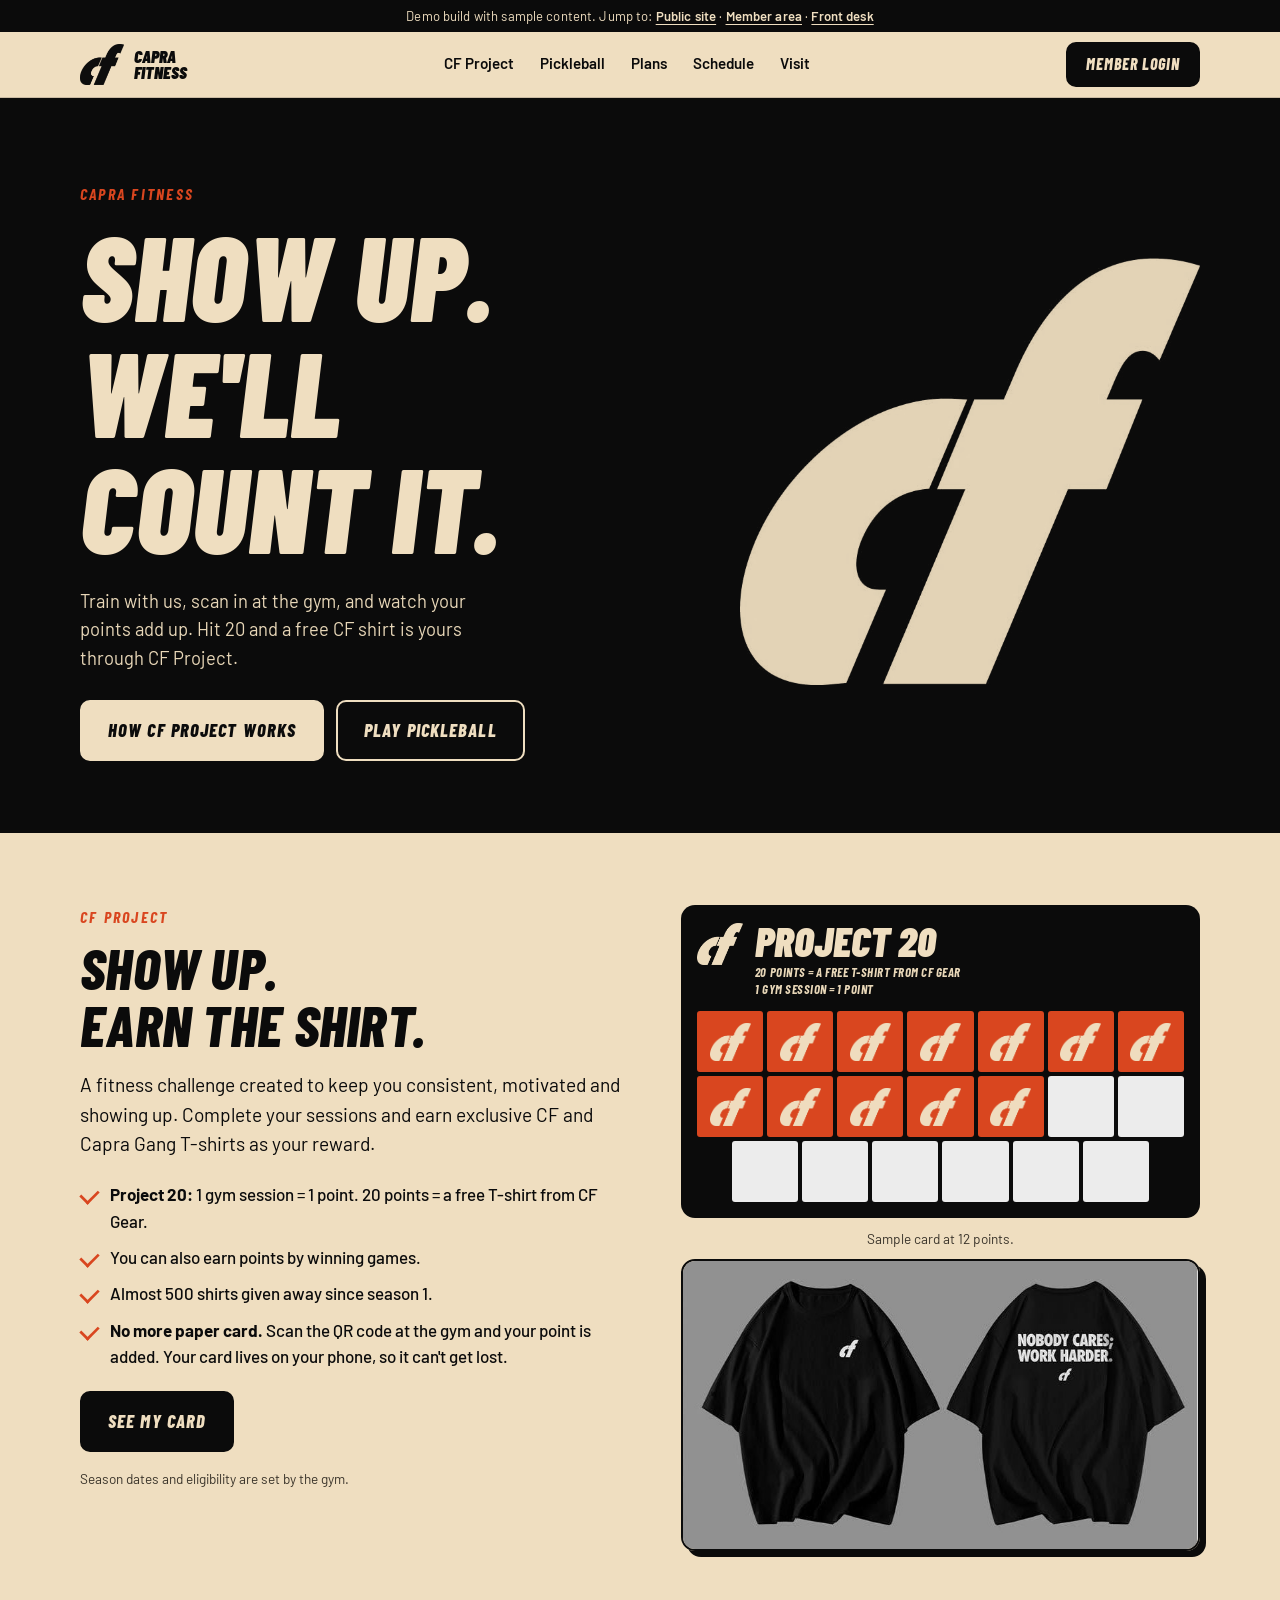
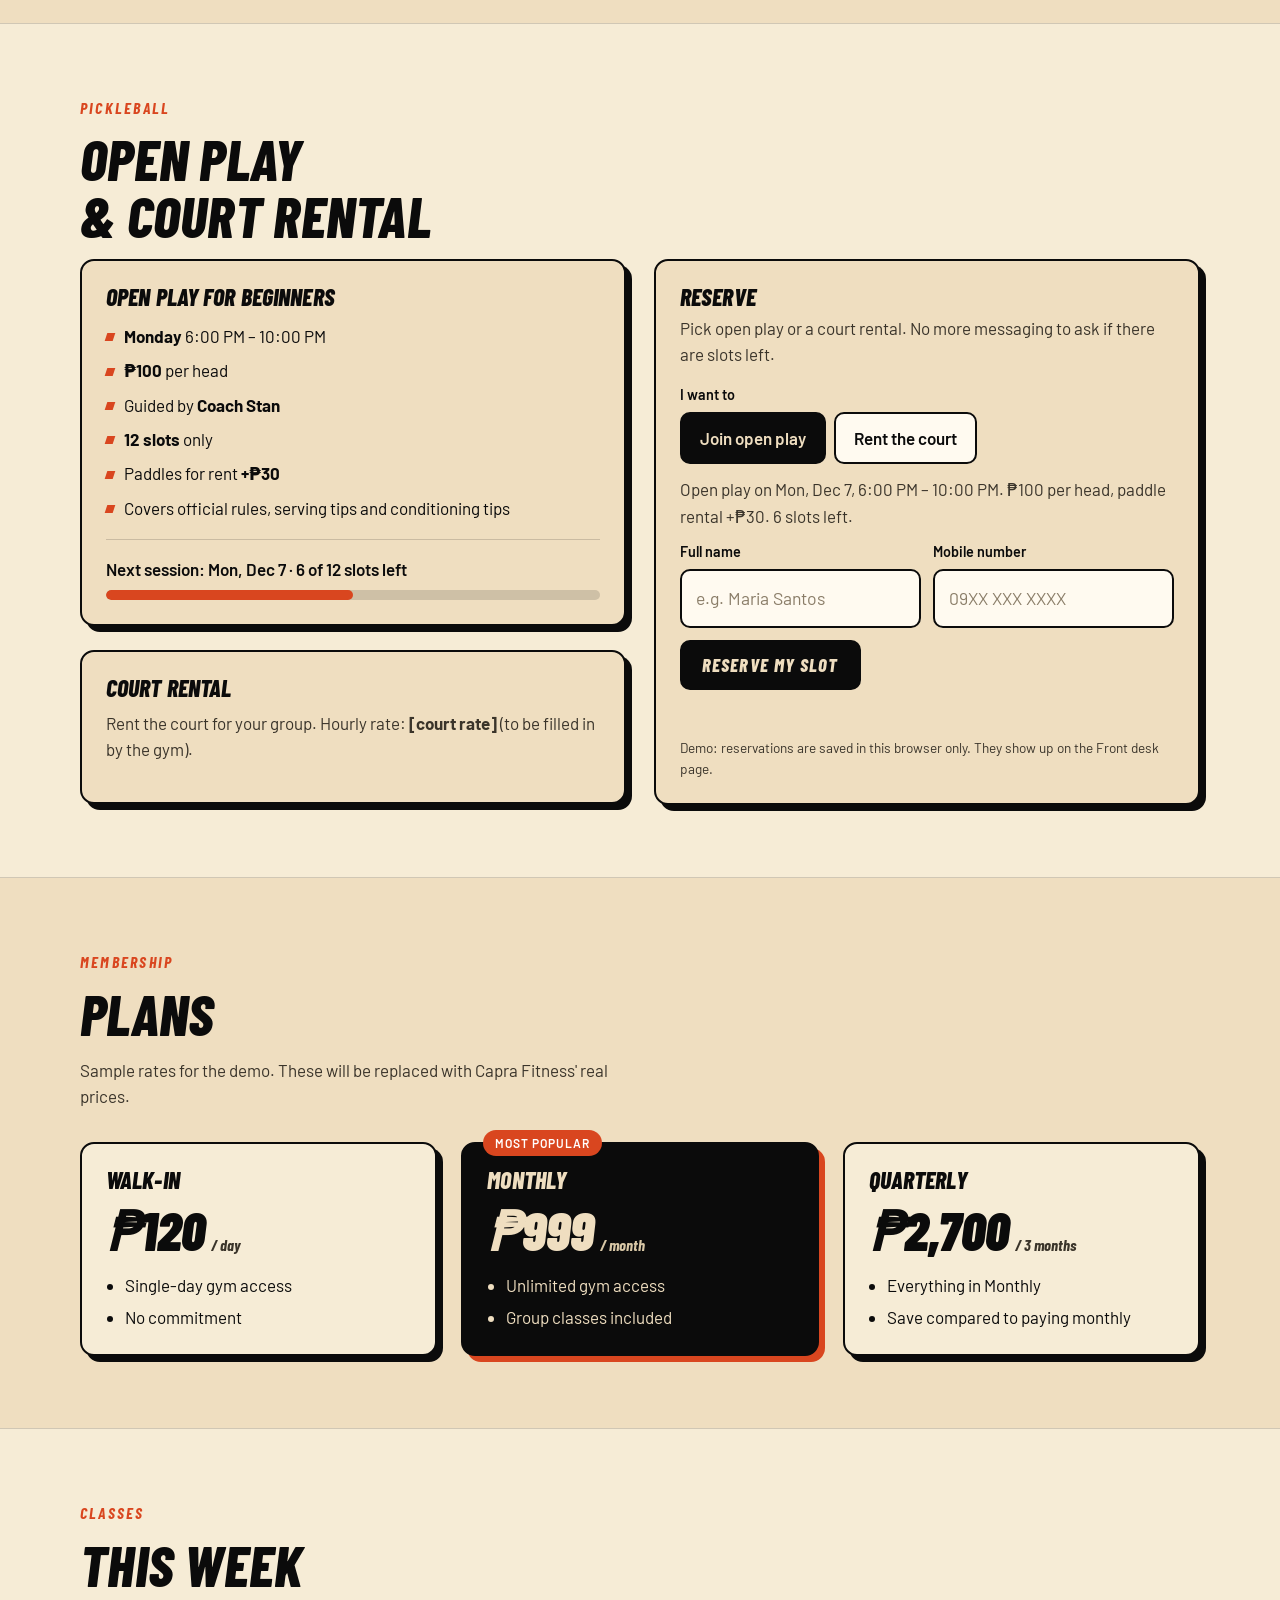
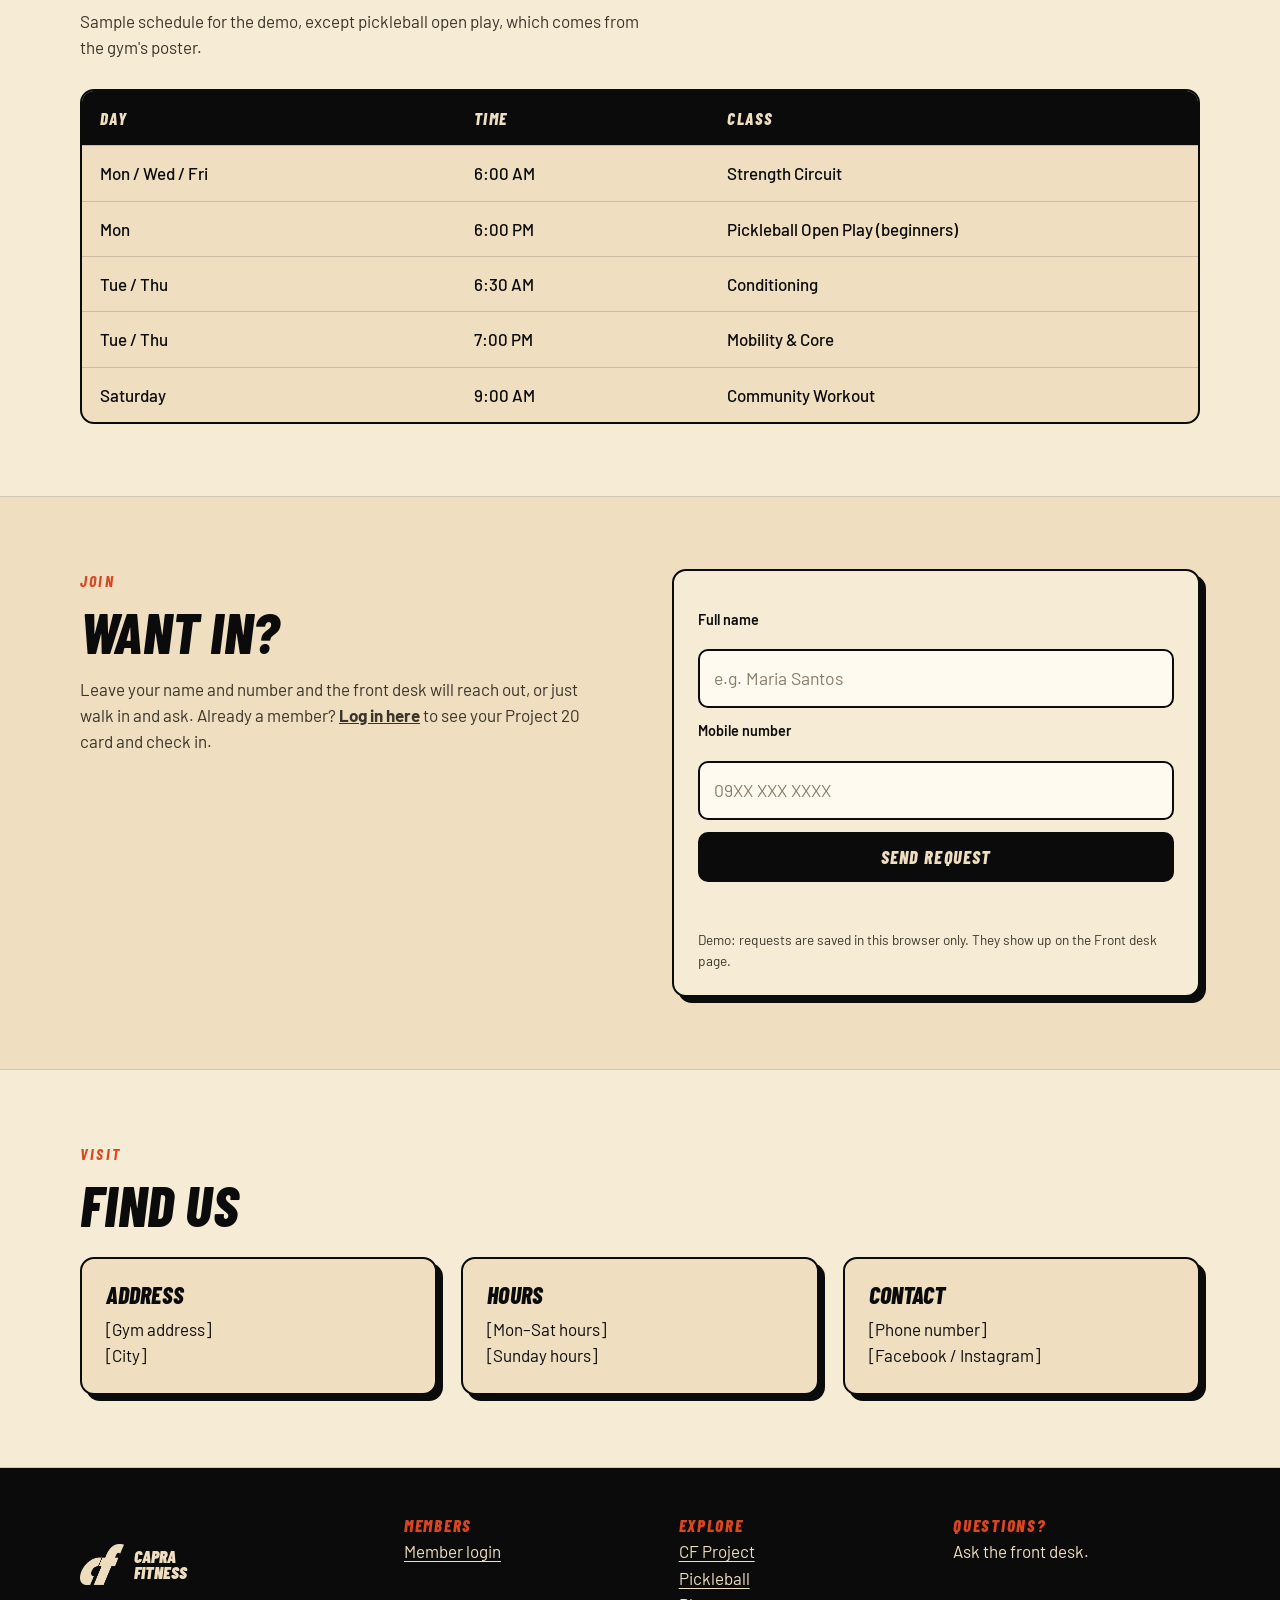
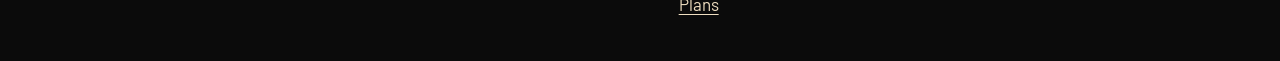
<file: index.html>
<!doctype html>
<html lang="en">
<head>
  <meta charset="utf-8">
  <meta name="viewport" content="width=device-width, initial-scale=1">
  <title>Capra Fitness — Show up. We'll count it.</title>
  <meta name="description" content="Capra Fitness: CF Project free shirt challenge, pickleball open play and court rental, membership plans and class schedule.">
  <meta name="theme-color" content="#0b0b0b">
  <link rel="icon" type="image/png" href="assets/favicon.png">
  <link rel="preconnect" href="https://fonts.googleapis.com">
  <link rel="preconnect" href="https://fonts.gstatic.com" crossorigin>
  <link href="https://fonts.googleapis.com/css2?family=Barlow+Condensed:ital,wght@1,700;1,800;1,900&family=Barlow:wght@400;500;600&display=swap" rel="stylesheet">
  <link rel="stylesheet" href="styles.css">
</head>
<body>
  <div class="demo-bar">
    Demo build with sample content. Jump to:
    <a href="index.html">Public site</a> &middot; <a href="member.html">Member area</a> &middot; <a href="desk.html">Front desk</a>
  </div>

  <header class="site-header">
    <div class="container header-inner">
      <a class="brand" href="#top" aria-label="Capra Fitness home">
        <img src="assets/logo.png" alt="" width="44" height="41">
        <span>Capra<br>Fitness</span>
      </a>
      <nav class="nav" aria-label="Main">
        <a href="#cf-project">CF Project</a>
        <a href="#pickleball">Pickleball</a>
        <a href="#plans">Plans</a>
        <a href="#schedule">Schedule</a>
        <a href="#visit">Visit</a>
      </nav>
      <a class="btn btn-small" href="member.html">Member login</a>
    </div>
  </header>

  <main id="top">
    <section class="hero">
      <div class="container hero-inner">
        <div class="hero-copy">
          <p class="eyebrow">Capra Fitness</p>
          <h1>Show up.<br>We'll count&nbsp;it.</h1>
          <p class="lede">Train with us, scan in at the gym, and watch your points add up. Hit 20 and a free CF shirt is yours through CF Project.</p>
          <div class="hero-actions">
            <a class="btn btn-light" href="#cf-project">How CF Project works</a>
            <a class="btn btn-ghost" href="#pickleball">Play pickleball</a>
          </div>
        </div>
        <img class="hero-logo" src="assets/logo-cream.png" alt="Capra Fitness cf logo" width="692" height="643">
      </div>
    </section>

    <section class="section" id="cf-project">
      <div class="container">
        <div class="cf-grid">
          <div class="cf-copy">
            <p class="eyebrow">CF Project</p>
            <h2>Show up.<br>Earn the shirt.</h2>
            <p class="lead">A fitness challenge created to keep you consistent, motivated and showing up. Complete your sessions and earn exclusive CF and Capra Gang T-shirts as your reward.</p>
            <ul class="ticks">
              <li><strong>Project 20:</strong> 1 gym session = 1 point. 20 points = a free T-shirt from CF Gear.</li>
              <li>You can also earn points by winning games.</li>
              <li>Almost 500 shirts given away since season 1.</li>
              <li><strong>No more paper card.</strong> Scan the QR code at the gym and your point is added. Your card lives on your phone, so it can't get lost.</li>
            </ul>
            <div class="hero-actions cf-actions">
              <a class="btn" href="member.html">See my card</a>
            </div>
            <p class="hint">Season dates and eligibility are set by the gym.</p>
          </div>
          <div class="cf-visual">
            <div id="p20Preview" class="p20-preview"></div>
            <p class="hint center">Sample card at 12 points.</p>
            <img class="cf-shirts" src="assets/cf-shirts.jpg" alt="The black CF shirt, front with the cf logo and back reading Nobody cares; work harder." width="732" height="566" loading="lazy">
          </div>
        </div>
      </div>
    </section>

    <section class="section section-alt" id="pickleball">
      <div class="container">
        <p class="eyebrow">Pickleball</p>
        <h2>Open play<br>&amp; court rental</h2>
        <div class="pb-grid">
          <div class="pb-info">
            <article class="card">
              <h3>Open Play for Beginners</h3>
              <ul class="facts">
                <li><b>Monday</b> 6:00 PM &ndash; 10:00 PM</li>
                <li><b>&#8369;100</b> per head</li>
                <li>Guided by <b>Coach Stan</b></li>
                <li><b>12 slots</b> only</li>
                <li>Paddles for rent <b>+&#8369;30</b></li>
                <li>Covers official rules, serving tips and conditioning tips</li>
              </ul>
              <div class="slots" aria-live="polite">
                <p class="slots-text" id="pbSlotsText"></p>
                <div class="track"><div class="fill" id="pbSlotsFill"></div></div>
              </div>
            </article>
            <article class="card">
              <h3>Court rental</h3>
              <p class="muted">Rent the court for your group. Hourly rate: <strong>[court rate]</strong> (to be filled in by the gym).</p>
            </article>
          </div>

          <div class="card pb-form-card" id="reserve">
            <h3>Reserve</h3>
            <p class="muted">Pick open play or a court rental. No more messaging to ask if there are slots left.</p>
            <form id="pbForm" class="add-form" novalidate>
              <fieldset class="seg">
                <legend class="label">I want to</legend>
                <label><input type="radio" name="pbType" value="open" checked><span>Join open play</span></label>
                <label><input type="radio" name="pbType" value="court"><span>Rent the court</span></label>
              </fieldset>
              <p class="muted pb-note" id="pbOpenNote"></p>
              <div class="court-fields" id="pbCourtFields" hidden>
                <div><label for="pbDate" class="label">Date</label><input id="pbDate" type="date"></div>
                <div><label for="pbTime" class="label">Start time</label><select id="pbTime"></select></div>
                <div><label for="pbHours" class="label">Hours</label><select id="pbHours"><option value="1">1 hour</option><option value="2" selected>2 hours</option><option value="3">3 hours</option></select></div>
              </div>
              <div class="two-fields">
                <div><label for="pbName" class="label">Full name</label><input id="pbName" type="text" autocomplete="name" placeholder="e.g. Maria Santos"></div>
                <div><label for="pbPhone" class="label">Mobile number</label><input id="pbPhone" type="text" inputmode="tel" autocomplete="tel" placeholder="09XX XXX XXXX"></div>
              </div>
              <button class="btn" type="submit" id="pbSubmit">Reserve my slot</button>
            </form>
            <p class="form-msg" id="pbMsg" aria-live="polite"></p>
            <p class="hint">Demo: reservations are saved in this browser only. They show up on the Front desk page.</p>
          </div>
        </div>
      </div>
    </section>

    <section class="section" id="plans">
      <div class="container">
        <p class="eyebrow">Membership</p>
        <h2>Plans</h2>
        <p class="muted narrow">Sample rates for the demo. These will be replaced with Capra Fitness' real prices.</p>
        <div class="plans">
          <article class="card plan">
            <h3>Walk-in</h3>
            <p class="price">&#8369;120<span>/ day</span></p>
            <ul><li>Single-day gym access</li><li>No commitment</li></ul>
          </article>
          <article class="card plan plan-featured">
            <p class="badge">Most popular</p>
            <h3>Monthly</h3>
            <p class="price">&#8369;999<span>/ month</span></p>
            <ul><li>Unlimited gym access</li><li>Group classes included</li></ul>
          </article>
          <article class="card plan">
            <h3>Quarterly</h3>
            <p class="price">&#8369;2,700<span>/ 3 months</span></p>
            <ul><li>Everything in Monthly</li><li>Save compared to paying monthly</li></ul>
          </article>
        </div>
      </div>
    </section>

    <section class="section section-alt" id="schedule">
      <div class="container">
        <p class="eyebrow">Classes</p>
        <h2>This week</h2>
        <p class="muted narrow">Sample schedule for the demo, except pickleball open play, which comes from the gym's poster.</p>
        <div class="schedule" role="table" aria-label="Weekly class schedule">
          <div class="row head" role="row"><span role="columnheader">Day</span><span role="columnheader">Time</span><span role="columnheader">Class</span></div>
          <div class="row" role="row"><span>Mon / Wed / Fri</span><span>6:00 AM</span><span>Strength Circuit</span></div>
          <div class="row" role="row"><span>Mon</span><span>6:00 PM</span><span>Pickleball Open Play (beginners)</span></div>
          <div class="row" role="row"><span>Tue / Thu</span><span>6:30 AM</span><span>Conditioning</span></div>
          <div class="row" role="row"><span>Tue / Thu</span><span>7:00 PM</span><span>Mobility &amp; Core</span></div>
          <div class="row" role="row"><span>Saturday</span><span>9:00 AM</span><span>Community Workout</span></div>
        </div>
      </div>
    </section>

    <section class="section" id="join">
      <div class="container two-col">
        <div>
          <p class="eyebrow">Join</p>
          <h2>Want in?</h2>
          <p class="muted">Leave your name and number and the front desk will reach out, or just walk in and ask. Already a member? <a href="member.html"><strong>Log in here</strong></a> to see your Project 20 card and check in.</p>
        </div>
        <div class="card">
          <form id="joinForm" class="add-form" novalidate>
            <label for="jName" class="label">Full name</label>
            <input id="jName" type="text" autocomplete="name" placeholder="e.g. Maria Santos" required>
            <label for="jPhone" class="label">Mobile number</label>
            <input id="jPhone" type="text" inputmode="tel" autocomplete="tel" placeholder="09XX XXX XXXX" required>
            <button class="btn" type="submit">Send request</button>
          </form>
          <p class="form-msg" id="joinMsg" aria-live="polite"></p>
          <p class="hint">Demo: requests are saved in this browser only. They show up on the Front desk page.</p>
        </div>
      </div>
    </section>

    <section class="section section-alt" id="visit">
      <div class="container">
        <p class="eyebrow">Visit</p>
        <h2>Find us</h2>
        <div class="visit-grid">
          <div class="card"><h3>Address</h3><p>[Gym address]<br>[City]</p></div>
          <div class="card"><h3>Hours</h3><p>[Mon–Sat hours]<br>[Sunday hours]</p></div>
          <div class="card"><h3>Contact</h3><p>[Phone number]<br>[Facebook / Instagram]</p></div>
        </div>
      </div>
    </section>
  </main>

  <footer class="site-footer">
    <div class="container footer-inner">
      <div class="brand brand-light">
        <img src="assets/logo-cream.png" alt="" width="44" height="41">
        <span>Capra<br>Fitness</span>
      </div>
      <div>
        <p class="foot-title">Members</p>
        <p><a href="member.html">Member login</a></p>
      </div>
      <div>
        <p class="foot-title">Explore</p>
        <p><a href="#cf-project">CF Project</a><br><a href="#pickleball">Pickleball</a><br><a href="#plans">Plans</a></p>
      </div>
      <div>
        <p class="foot-title">Questions?</p>
        <p>Ask the front desk.</p>
      </div>
    </div>
  </footer>

  <script src="shared.js"></script>
  <script src="home.js"></script>
</body>
</html>
</file>
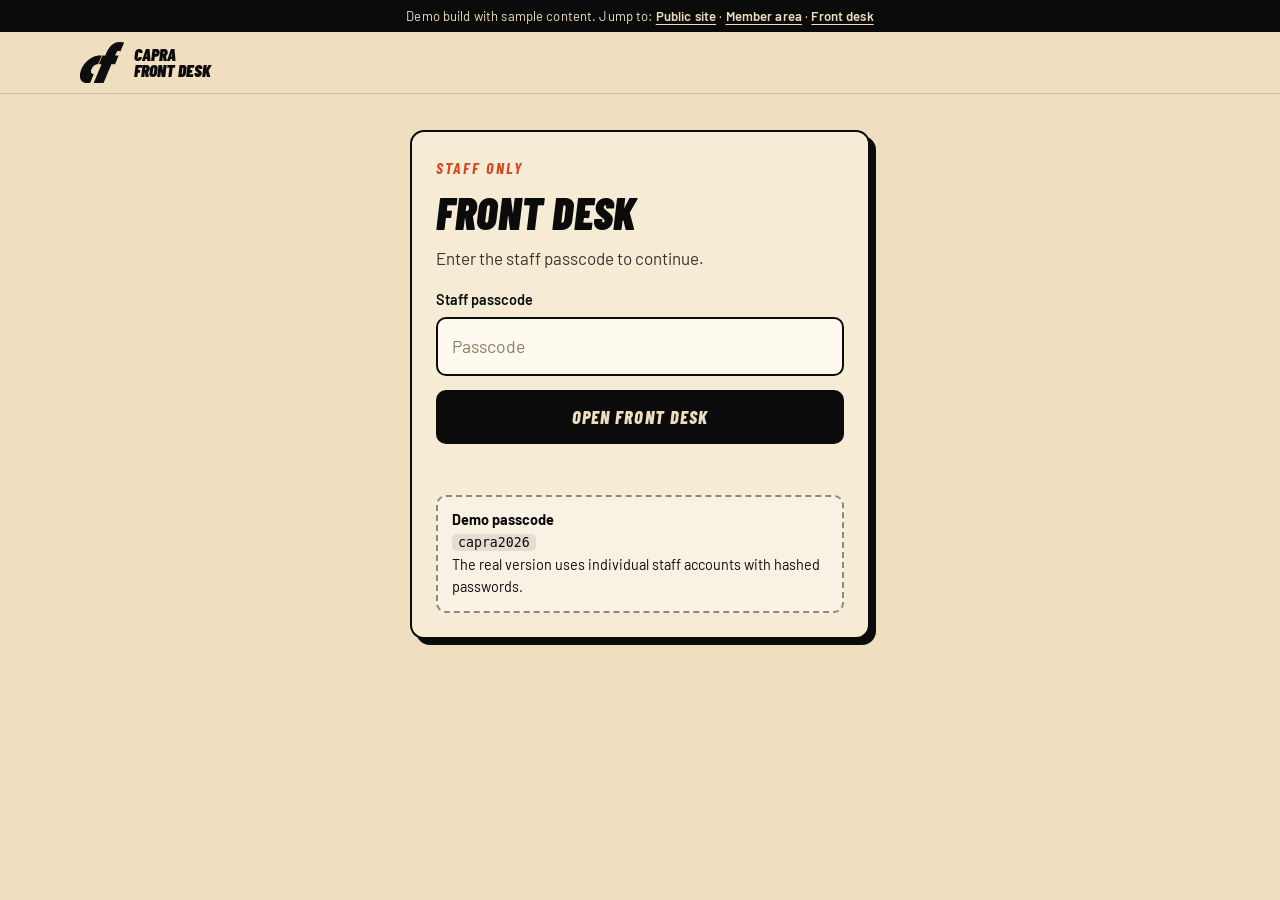
<file: desk.html>
<!doctype html>
<html lang="en">
<head>
  <meta charset="utf-8">
  <meta name="viewport" content="width=device-width, initial-scale=1">
  <title>Front desk — Capra Fitness</title>
  <meta name="robots" content="noindex, nofollow">
  <meta name="theme-color" content="#0b0b0b">
  <link rel="icon" type="image/png" href="assets/favicon.png">
  <link rel="preconnect" href="https://fonts.googleapis.com">
  <link rel="preconnect" href="https://fonts.gstatic.com" crossorigin>
  <link href="https://fonts.googleapis.com/css2?family=Barlow+Condensed:ital,wght@1,700;1,800;1,900&family=Barlow:wght@400;500;600&display=swap" rel="stylesheet">
  <link rel="stylesheet" href="styles.css">
</head>
<body>
  <div class="demo-bar">
    Demo build with sample content. Jump to:
    <a href="index.html">Public site</a> &middot; <a href="member.html">Member area</a> &middot; <a href="desk.html">Front desk</a>
  </div>

  <header class="site-header">
    <div class="container header-inner">
      <a class="brand" href="desk.html" aria-label="Capra Fitness front desk">
        <img src="assets/logo.png" alt="" width="44" height="41">
        <span>Capra<br>Front desk</span>
      </a>
      <button id="logoutBtn" class="btn btn-small" type="button" hidden>Log out</button>
    </div>
  </header>

  <main class="app-main">
    <!-- Staff login -->
    <section id="gate" class="container auth-wrap" hidden>
      <div class="card auth-card">
        <p class="eyebrow">Staff only</p>
        <h1 class="page-title">Front desk</h1>
        <p class="muted">Enter the staff passcode to continue.</p>
        <form id="gateForm" novalidate>
          <label for="passcode" class="label">Staff passcode</label>
          <input id="passcode" type="password" autocomplete="current-password" placeholder="Passcode" required>
          <button class="btn btn-full" type="submit">Open front desk</button>
        </form>
        <p class="form-msg error" id="gateMsg" aria-live="polite"></p>
        <div class="demo-box">
          <strong>Demo passcode</strong><br>
          <code>capra2026</code><br>
          The real version uses individual staff accounts with hashed passwords.
        </div>
      </div>
    </section>

    <!-- Desk -->
    <section id="desk" class="container" hidden>
      <div class="desk-top">
        <div class="card qr-card">
          <p class="eyebrow">Today's check-in QR</p>
          <div class="qr-flex">
            <div class="qr-box" id="qrBox"></div>
            <div>
              <p class="qr-code" id="qrCode"></p>
              <p class="muted" id="qrDate"></p>
              <p class="muted">Display this at the entrance. Members scan it with their phone camera. A new code is made every day.</p>
              <div class="btn-row">
                <button class="btn" type="button" id="qrFullBtn">Show full screen</button>
                <button class="btn btn-ghost-dark" type="button" id="qrPrintBtn">Print</button>
              </div>
            </div>
          </div>
        </div>
        <div class="stats stats-col" id="stats"></div>
      </div>

      <div class="staff-grid">
        <div class="card">
          <h3>Today's check-ins</h3>
          <ul class="today-list" id="todayList"></ul>
          <h3 class="mt">Last 7 days</h3>
          <div class="bars" id="weekBars" aria-label="Check-ins per day for the last 7 days"></div>
        </div>
        <div class="card">
          <h3>Add a member</h3>
          <form id="addForm" class="add-form" novalidate>
            <label for="newName" class="label">Full name</label>
            <input id="newName" type="text" autocomplete="off" placeholder="e.g. Maria Santos" required>
            <button class="btn" type="submit">Add member</button>
          </form>
          <div id="addResult" aria-live="polite"></div>
          <h3 class="mt">Join requests <span class="count-chip" id="reqCount">0</span></h3>
          <ul class="req-list" id="reqList"></ul>
        </div>
      </div>

      <h3 class="section-h">Pickleball</h3>
      <div class="card">
        <p class="pb-summary" id="pbSummary"></p>
        <ul class="req-list" id="pbList"></ul>
      </div>

      <h3 class="section-h">Closest to the shirt</h3>
      <ol class="board" id="board"></ol>

      <h3 class="section-h">All members</h3>
      <p class="form-msg" id="tableMsg" aria-live="polite"></p>
      <div class="table-wrap">
        <table class="members">
          <thead><tr><th>Member</th><th>ID</th><th>Points</th><th>Shirt</th><th>Actions</th></tr></thead>
          <tbody id="memberRows"></tbody>
        </table>
      </div>
      <p><button id="resetBtn" class="link-btn" type="button">Reset demo data</button></p>
    </section>
  </main>

  <!-- Full-screen QR (also what gets printed) -->
  <div class="qr-full" id="qrFull" hidden role="dialog" aria-modal="true" aria-label="Check-in QR code">
    <div class="qr-full-inner">
      <img src="assets/logo.png" alt="" class="qr-full-logo" width="72" height="67">
      <h2>Scan to check in</h2>
      <div class="qr-box qr-box-big" id="qrBoxBig"></div>
      <p class="qr-code" id="qrCodeBig"></p>
      <p id="qrDateBig"></p>
      <p class="qr-full-help">Open your phone camera, point it at the code, and tap the link.</p>
      <div class="btn-row no-print">
        <button class="btn" type="button" id="qrFullPrint">Print</button>
        <button class="btn btn-ghost-dark" type="button" id="qrFullClose">Close</button>
      </div>
    </div>
  </div>

  <script src="vendor/qrcode.js"></script>
  <script src="shared.js"></script>
  <script src="desk.js"></script>
</body>
</html>
</file>
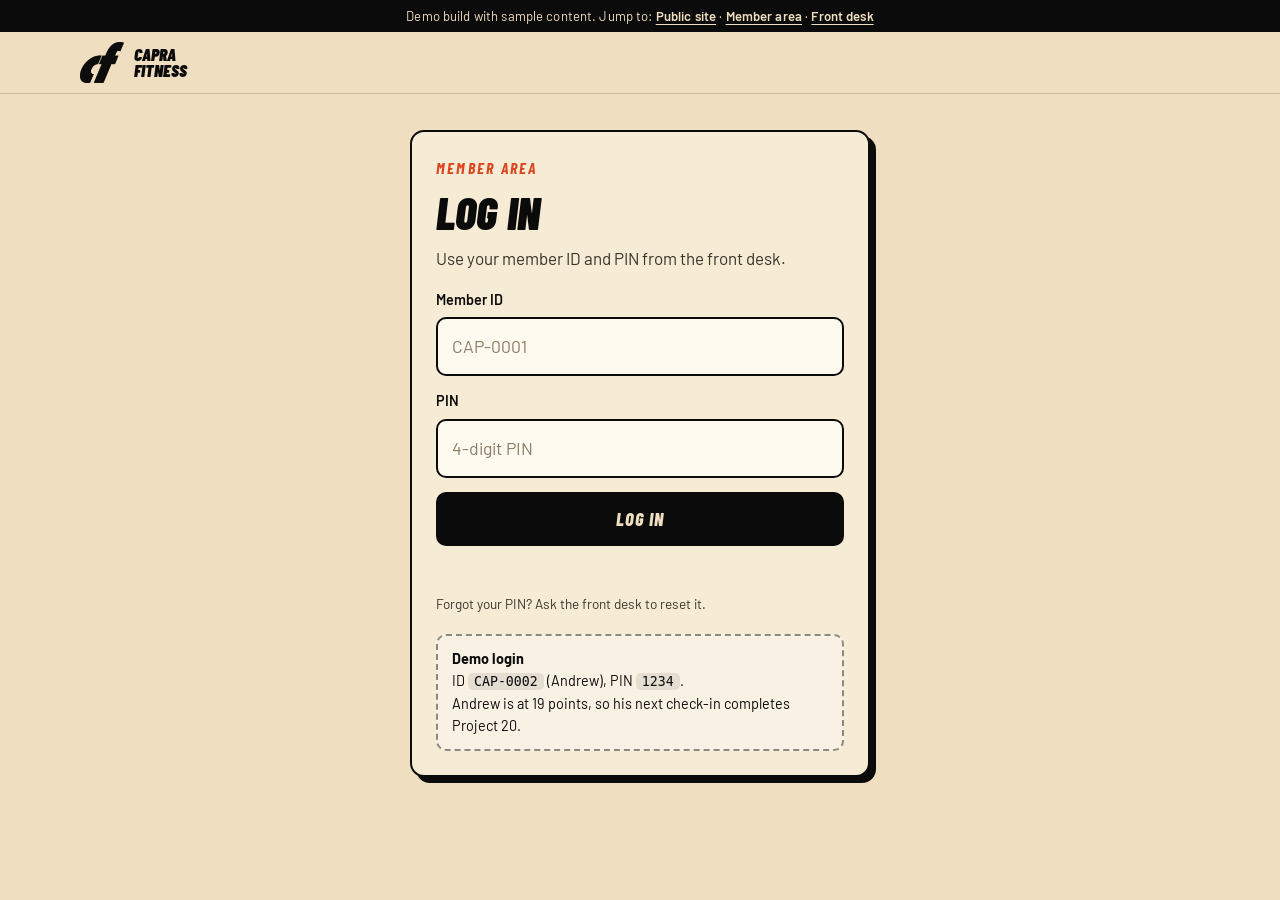
<file: member.html>
<!doctype html>
<html lang="en">
<head>
  <meta charset="utf-8">
  <meta name="viewport" content="width=device-width, initial-scale=1">
  <title>Member area — Capra Fitness</title>
  <meta name="robots" content="noindex">
  <meta name="theme-color" content="#0b0b0b">
  <link rel="icon" type="image/png" href="assets/favicon.png">
  <link rel="preconnect" href="https://fonts.googleapis.com">
  <link rel="preconnect" href="https://fonts.gstatic.com" crossorigin>
  <link href="https://fonts.googleapis.com/css2?family=Barlow+Condensed:ital,wght@1,700;1,800;1,900&family=Barlow:wght@400;500;600&display=swap" rel="stylesheet">
  <link rel="stylesheet" href="styles.css">
</head>
<body>
  <div class="demo-bar">
    Demo build with sample content. Jump to:
    <a href="index.html">Public site</a> &middot; <a href="member.html">Member area</a> &middot; <a href="desk.html">Front desk</a>
  </div>

  <header class="site-header">
    <div class="container header-inner">
      <a class="brand" href="index.html" aria-label="Capra Fitness public site">
        <img src="assets/logo.png" alt="" width="44" height="41">
        <span>Capra<br>Fitness</span>
      </a>
      <button id="logoutBtn" class="btn btn-small" type="button" hidden>Log out</button>
    </div>
  </header>

  <main class="app-main">
    <!-- Login -->
    <section id="loginView" class="container auth-wrap" hidden>
      <div class="card auth-card">
        <p class="eyebrow">Member area</p>
        <h1 class="page-title">Log in</h1>
        <p class="muted">Use your member ID and PIN from the front desk.</p>
        <form id="loginForm" novalidate>
          <label for="memberId" class="label">Member ID</label>
          <input id="memberId" type="text" autocomplete="username" autocapitalize="characters" placeholder="CAP-0001" required>
          <label for="memberPin" class="label mt-s">PIN</label>
          <input id="memberPin" type="password" inputmode="numeric" autocomplete="current-password" placeholder="4-digit PIN" maxlength="8" required>
          <button class="btn btn-full" type="submit" id="loginBtn">Log in</button>
        </form>
        <p class="form-msg error" id="loginMsg" aria-live="polite"></p>
        <p class="hint">Forgot your PIN? Ask the front desk to reset it.</p>
        <div class="demo-box">
          <strong>Demo login</strong><br>
          ID <code>CAP-0002</code> (Andrew), PIN <code>1234</code>.<br>
          Andrew is at 19 points, so his next check-in completes Project 20.
        </div>
      </div>
    </section>

    <!-- Dashboard -->
    <section id="dashView" class="container dash" hidden>
      <div class="dash-head">
        <p class="eyebrow" id="memberTag"></p>
        <h1 class="page-title" id="greeting"></h1>
      </div>

      <div class="dash-grid">
        <div class="card" id="progressCard">
          <p class="label">Your Project 20 card</p>
          <div id="p20Holder"></div>
          <p class="big-count"><b id="countNum">0</b><span> / 20 points</span></p>
          <p class="muted" id="countNote"></p>
          <div id="shirtNote"></div>
        </div>

        <div class="card" id="scanCard" aria-live="polite"></div>
      </div>

      <div class="card cal-card">
        <p class="label">Last 4 weeks</p>
        <div class="cal" id="cal"></div>
        <p class="hint" id="calNote"></p>
      </div>
    </section>
  </main>

  <script src="shared.js"></script>
  <script src="member.js"></script>
</body>
</html>
</file>
<file: styles.css>
:root {
  --cream: #efdec0;
  --cream-2: #e6d2ab;
  --cream-3: #f6ecd6;
  --ink: #0b0b0b;
  --ink-2: #3a342a;
  --accent: #d9461f;
  --line: rgba(11, 11, 11, 0.16);
  --radius: 14px;
  --display: "Barlow Condensed", "Arial Narrow", Impact, sans-serif;
  --body: "Barlow", system-ui, -apple-system, "Segoe UI", sans-serif;
}

* { box-sizing: border-box; }
html { scroll-behavior: smooth; scroll-padding-top: 84px; }
body {
  margin: 0;
  background: var(--cream);
  color: var(--ink);
  font-family: var(--body);
  font-size: 17px;
  line-height: 1.55;
  -webkit-font-smoothing: antialiased;
}
img { max-width: 100%; height: auto; display: block; }
a { color: inherit; }
h1, h2, h3 { font-family: var(--display); font-style: italic; font-weight: 800; line-height: 0.98; margin: 0; letter-spacing: 0.005em; }
h2 { font-size: clamp(2.2rem, 6vw, 3.6rem); text-transform: uppercase; margin-bottom: 16px; }
h3 { font-size: 1.5rem; text-transform: uppercase; }
p { margin: 0 0 1rem; }
.container { width: min(1120px, 100% - 32px); margin-inline: auto; }
.muted { color: var(--ink-2); }
.narrow { max-width: 56ch; }
.eyebrow { font-family: var(--display); font-style: italic; font-weight: 700; letter-spacing: 0.14em; text-transform: uppercase; font-size: 1rem; color: var(--accent); margin-bottom: 0.6rem; }
.mt { margin-top: 1.75rem; }

:focus-visible { outline: 3px solid var(--accent); outline-offset: 2px; }

/* Demo banner */
.demo-bar { background: var(--ink); color: var(--cream); font-size: 0.82rem; text-align: center; padding: 6px 12px; letter-spacing: 0.01em; }

/* Header */
.site-header { position: sticky; top: 0; z-index: 20; background: rgba(239, 222, 192, 0.92); backdrop-filter: blur(8px); border-bottom: 1px solid var(--line); }
.header-inner { display: flex; align-items: center; justify-content: space-between; gap: 16px; padding: 10px 0; }
.brand { display: flex; align-items: center; gap: 10px; text-decoration: none; font-family: var(--display); font-style: italic; font-weight: 900; text-transform: uppercase; line-height: 0.9; font-size: 1.1rem; }
.brand img { width: 44px; height: auto; }
.nav { display: none; gap: 26px; }
.nav a { text-decoration: none; font-weight: 600; font-size: 0.95rem; padding: 6px 0; border-bottom: 2px solid transparent; }
.nav a:hover { border-color: var(--ink); }
@media (min-width: 820px) { .nav { display: flex; } }

/* Buttons */
.btn { display: inline-block; background: var(--ink); color: var(--cream); font-family: var(--display); font-style: italic; font-weight: 800; text-transform: uppercase; letter-spacing: 0.06em; font-size: 1.15rem; padding: 14px 26px; border: 2px solid var(--ink); border-radius: 10px; cursor: pointer; text-decoration: none; transition: transform 0.12s ease, background 0.12s ease; text-align: center; }
.btn:hover:not(:disabled) { transform: translateY(-2px); }
.btn:disabled { opacity: 0.35; cursor: not-allowed; }
.btn-small { padding: 8px 18px; font-size: 1rem; }
.btn-full { width: 100%; margin-top: 14px; }
.btn-light { background: var(--cream); color: var(--ink); border-color: var(--cream); }
.btn-ghost { background: transparent; color: var(--cream); border-color: var(--cream); }
.link-btn { background: none; border: 0; padding: 0; margin-top: 18px; font: inherit; font-size: 0.9rem; color: var(--ink-2); text-decoration: underline; cursor: pointer; }

/* Hero */
.hero { background: var(--ink); color: var(--cream); overflow: hidden; }
.hero-inner { display: grid; gap: 28px; padding: 56px 0 48px; align-items: center; }
.hero h1 { font-size: clamp(3.4rem, 13vw, 7.4rem); text-transform: uppercase; font-weight: 900; }
.lede { font-size: 1.15rem; max-width: 44ch; margin: 22px 0 28px; color: #e8d7b8; }
.hero-actions { display: flex; flex-wrap: wrap; gap: 12px; }
.hero-logo { width: min(340px, 62%); justify-self: end; opacity: 0.96; }
@media (min-width: 860px) {
  .hero-inner { grid-template-columns: 1.25fr 1fr; padding: 84px 0 72px; }
  .hero-logo { width: min(460px, 100%); }
}

/* Sections */
.section { padding: 72px 0; }
.section-alt { background: var(--cream-3); border-block: 1px solid var(--line); }
.two-col { display: grid; gap: 36px; align-items: start; }
@media (min-width: 900px) { .two-col { grid-template-columns: 1fr 1fr; gap: 64px; } }
.ticks { list-style: none; padding: 0; margin: 22px 0 0; display: grid; gap: 10px; }
.ticks li { padding-left: 30px; position: relative; font-weight: 500; }
.ticks li::before { content: ""; position: absolute; left: 0; top: 0.42em; width: 16px; height: 10px; border-left: 3px solid var(--accent); border-bottom: 3px solid var(--accent); transform: rotate(-45deg) scale(0.9); }

/* Cards */
.card { background: var(--cream-3); border: 2px solid var(--ink); border-radius: var(--radius); padding: 24px; box-shadow: 6px 6px 0 var(--ink); }
.section-alt .card { background: var(--cream); }

/* Check-in */
.today { font-size: 0.85rem; letter-spacing: 0.08em; text-transform: uppercase; font-weight: 600; color: var(--ink-2); margin-bottom: 14px; }
.label { display: block; font-weight: 600; font-size: 0.9rem; margin-bottom: 6px; }
input[type="text"] { width: 100%; font: inherit; font-size: 1.1rem; padding: 14px 14px; border: 2px solid var(--ink); border-radius: 10px; background: #fffaf0; color: var(--ink); }
input[type="text"]::placeholder { color: #8a7d68; }
.combo { position: relative; }
.suggestions { position: absolute; z-index: 5; left: 0; right: 0; top: calc(100% + 6px); margin: 0; padding: 6px; list-style: none; background: #fffaf0; border: 2px solid var(--ink); border-radius: 10px; box-shadow: 4px 4px 0 var(--ink); max-height: 260px; overflow: auto; }
.suggestions li { display: flex; justify-content: space-between; gap: 12px; padding: 10px 12px; border-radius: 7px; cursor: pointer; font-weight: 600; }
.suggestions li small { font-weight: 500; color: var(--ink-2); }
.suggestions li[aria-selected="true"], .suggestions li:hover { background: var(--ink); color: var(--cream); }
.suggestions li[aria-selected="true"] small, .suggestions li:hover small { color: #d8c7a6; }
.suggestions .empty { cursor: default; font-weight: 500; color: var(--ink-2); }
.suggestions .empty:hover { background: none; color: var(--ink-2); }
.hint { font-size: 0.85rem; color: var(--ink-2); margin: 16px 0 0; }

.result { margin-top: 18px; }
.result:empty { display: none; }
.result-box { border: 2px solid var(--ink); border-radius: 12px; padding: 16px; background: #fffaf0; animation: pop 0.25s ease; }
.result-box.success { background: var(--ink); color: var(--cream); }
.result-box.warn { background: #fff0cf; }
.result-title { font-family: var(--display); font-style: italic; font-weight: 800; text-transform: uppercase; font-size: 1.6rem; line-height: 1; margin-bottom: 6px; }
.result-sub { margin: 0 0 12px; font-size: 0.98rem; }
@keyframes pop { from { transform: scale(0.97); opacity: 0; } to { transform: none; opacity: 1; } }

/* 20-day meter */
.meter { display: grid; grid-template-columns: repeat(20, 1fr); gap: 3px; }
.meter i { display: block; height: 14px; background: rgba(11, 11, 11, 0.14); border-radius: 2px; transform: skewX(-18deg); }
.meter i.on { background: var(--accent); }
.result-box.success .meter i { background: rgba(239, 222, 192, 0.22); }
.result-box.success .meter i.on { background: var(--accent); }
.meter-caption { display: flex; justify-content: space-between; font-size: 0.82rem; margin-top: 6px; font-weight: 600; }

/* Stats + board */
.stats { display: grid; grid-template-columns: repeat(3, 1fr); gap: 12px; margin: 28px 0; }
.stat { border: 2px solid var(--ink); border-radius: 12px; padding: 14px; background: var(--cream); }
.stat b { display: block; font-family: var(--display); font-style: italic; font-weight: 900; font-size: clamp(2rem, 7vw, 3rem); line-height: 1; }
.stat span { font-size: 0.85rem; font-weight: 600; color: var(--ink-2); }
.board { list-style: none; margin: 0; padding: 0; display: grid; gap: 10px; }
.board li { display: grid; grid-template-columns: 34px 1fr auto; gap: 14px; align-items: center; padding: 14px 16px; border: 2px solid var(--ink); border-radius: 12px; background: var(--cream); }
.rank { font-family: var(--display); font-style: italic; font-weight: 900; font-size: 1.6rem; line-height: 1; }
.who { min-width: 0; }
.who-top { display: flex; justify-content: space-between; gap: 10px; font-weight: 600; margin-bottom: 6px; }
.who-top span:last-child { font-variant-numeric: tabular-nums; color: var(--ink-2); }
.track { height: 10px; background: rgba(11, 11, 11, 0.14); border-radius: 99px; overflow: hidden; }
.fill { height: 100%; background: var(--accent); border-radius: 99px; transition: width 0.5s ease; }
.pill { font-size: 0.78rem; font-weight: 600; letter-spacing: 0.04em; text-transform: uppercase; padding: 5px 10px; border-radius: 99px; border: 2px solid var(--ink); white-space: nowrap; }
.pill.eligible { background: var(--accent); border-color: var(--accent); color: #fff; }
.pill.claimed { background: var(--ink); color: var(--cream); }
@media (max-width: 560px) {
  .board li { grid-template-columns: 28px 1fr; }
  .board li .pill { grid-column: 2; justify-self: start; }
}

/* Plans */
.plans { display: grid; gap: 24px; margin-top: 32px; }
@media (min-width: 820px) { .plans { grid-template-columns: repeat(3, 1fr); } }
.plan { position: relative; }
.plan .price { font-family: var(--display); font-style: italic; font-weight: 900; font-size: 3.4rem; line-height: 1; margin: 12px 0 14px; }
.plan .price span { font-size: 1rem; font-weight: 700; color: var(--ink-2); margin-left: 6px; }
.plan ul { margin: 0; padding-left: 1.1em; display: grid; gap: 6px; }
.plan-featured { background: var(--ink); color: var(--cream); box-shadow: 6px 6px 0 var(--accent); }
.plan-featured .price span { color: #d8c7a6; }
.badge { position: absolute; top: -14px; left: 20px; background: var(--accent); color: #fff; font-size: 0.75rem; font-weight: 600; text-transform: uppercase; letter-spacing: 0.08em; padding: 4px 12px; border-radius: 99px; margin: 0; }

/* Schedule */
.schedule { margin-top: 28px; border: 2px solid var(--ink); border-radius: var(--radius); overflow: hidden; background: var(--cream); }
.schedule .row { display: grid; grid-template-columns: 1.2fr 0.8fr 1.5fr; gap: 12px; padding: 14px 18px; border-top: 1px solid var(--line); font-weight: 500; }
.schedule .row:first-child { border-top: 0; }
.schedule .head { background: var(--ink); color: var(--cream); font-family: var(--display); font-style: italic; font-weight: 800; text-transform: uppercase; letter-spacing: 0.08em; }
@media (max-width: 560px) { .schedule .row { grid-template-columns: 1fr 1fr; } .schedule .row span:last-child { grid-column: 1 / -1; font-weight: 600; } .schedule .head span:last-child { display: none; } }

/* Staff */
.staff-grid { display: grid; gap: 24px; margin: 32px 0 28px; }
@media (min-width: 900px) { .staff-grid { grid-template-columns: 1.3fr 1fr; } }
.today-list { list-style: none; margin: 14px 0 0; padding: 0; display: grid; gap: 6px; max-height: 190px; overflow: auto; }
.today-list li { display: flex; justify-content: space-between; padding: 8px 12px; border: 1px solid var(--line); border-radius: 8px; background: #fffaf0; font-weight: 500; }
.today-list li small { color: var(--ink-2); }
.today-list .none { color: var(--ink-2); border-style: dashed; }
.bars { display: grid; grid-template-columns: repeat(7, 1fr); gap: 10px; align-items: end; height: 130px; margin-top: 14px; }
.bar { display: flex; flex-direction: column; justify-content: flex-end; align-items: center; height: 100%; gap: 6px; font-size: 0.78rem; font-weight: 600; }
.bar div { width: 100%; max-width: 38px; background: var(--ink); border-radius: 4px 4px 0 0; min-height: 3px; }
.bar.today div { background: var(--accent); }
.add-form { display: grid; gap: 12px; margin-top: 14px; }
.add-form .btn { padding: 12px 20px; }
.form-msg { min-height: 1.4em; margin: 10px 0 0; font-size: 0.92rem; font-weight: 600; }
.table-wrap { overflow-x: auto; border: 2px solid var(--ink); border-radius: var(--radius); background: var(--cream-3); }
.members { width: 100%; border-collapse: collapse; min-width: 640px; }
.members th, .members td { text-align: left; padding: 12px 16px; border-bottom: 1px solid var(--line); font-size: 0.95rem; }
.members th { background: var(--ink); color: var(--cream); font-family: var(--display); font-style: italic; font-weight: 800; text-transform: uppercase; letter-spacing: 0.08em; font-size: 1rem; }
.members tr:last-child td { border-bottom: 0; }
.members td:nth-child(3) { font-variant-numeric: tabular-nums; font-weight: 600; }
.row-btn { font: inherit; font-size: 0.82rem; font-weight: 600; padding: 6px 12px; margin-right: 6px; border: 2px solid var(--ink); border-radius: 8px; background: var(--cream); color: var(--ink); cursor: pointer; }
.row-btn:hover { background: var(--ink); color: var(--cream); }
.row-btn.primary { background: var(--accent); border-color: var(--accent); color: #fff; }
.row-btn:disabled { opacity: 0.3; cursor: not-allowed; background: var(--cream); color: var(--ink); }

/* Footer */
.site-footer { background: var(--ink); color: var(--cream); padding: 44px 0; }
.footer-inner { display: grid; gap: 28px; }
@media (min-width: 760px) { .footer-inner { grid-template-columns: 1.2fr 1fr 1fr 1fr; } }
.brand-light { color: var(--cream); }
.foot-title { font-family: var(--display); font-style: italic; font-weight: 800; text-transform: uppercase; letter-spacing: 0.1em; color: var(--accent); margin-bottom: 6px; }
.site-footer p { margin: 0; }

@media (prefers-reduced-motion: reduce) {
  html { scroll-behavior: auto; }
  *, *::before, *::after { animation: none !important; transition: none !important; }
}

/* ===== v2: three-part structure ===== */
.demo-bar a { color: var(--cream); font-weight: 600; text-underline-offset: 3px; }
.header-inner { flex-wrap: wrap; }
.nav { display: flex; order: 3; width: 100%; gap: 22px; overflow-x: auto; white-space: nowrap; padding-bottom: 4px; }
@media (min-width: 820px) { .nav { order: 0; width: auto; overflow: visible; padding: 0; gap: 26px; } }
.site-footer a { text-underline-offset: 3px; }

.page-title { font-size: clamp(2.4rem, 8vw, 3.6rem); text-transform: uppercase; font-weight: 900; margin-bottom: 10px; }
.mt-s { margin-top: 14px; }
.app-main { min-height: 70vh; padding: 36px 0 64px; }
code { font-family: ui-monospace, SFMono-Regular, Menlo, Consolas, monospace; background: rgba(11,11,11,0.09); padding: 1px 6px; border-radius: 5px; font-size: 0.92em; }

/* perks + visit */
.perks, .visit-grid { display: grid; gap: 24px; margin-top: 32px; }
@media (min-width: 820px) { .perks, .visit-grid { grid-template-columns: repeat(3, 1fr); } }
.perks .card h3, .visit-grid .card h3 { margin-bottom: 10px; }
.perks .card p, .visit-grid .card p { margin: 0; }
.visit-grid { margin-top: 24px; }

/* forms */
.form-msg.error { color: #b3261e; }
.btn-ghost-dark { background: transparent; color: var(--ink); border-color: var(--ink); }
.btn-row { display: flex; flex-wrap: wrap; gap: 10px; margin-top: 8px; }
.demo-box { margin-top: 20px; padding: 12px 14px; border: 2px dashed rgba(11,11,11,0.45); border-radius: 10px; font-size: 0.9rem; background: rgba(255,255,255,0.35); }
.demo-box .link-btn { margin-top: 0; font-weight: 600; color: var(--ink); }

/* auth */
.auth-wrap { display: grid; place-items: start center; }
.auth-card { width: min(460px, 100%); }
.auth-card form { margin-top: 18px; }
.auth-card .page-title { font-size: 2.8rem; }

/* member dashboard */
.dash-head { margin-bottom: 22px; }
.dash-grid { display: grid; gap: 24px; margin-bottom: 24px; }
@media (min-width: 900px) { .dash-grid { grid-template-columns: 1.1fr 1fr; } }
.big-count { margin: 0 0 12px; line-height: 1; }
.big-count b { font-family: var(--display); font-style: italic; font-weight: 900; font-size: clamp(4rem, 14vw, 6rem); }
.big-count span { font-family: var(--display); font-style: italic; font-weight: 800; font-size: 1.6rem; color: var(--ink-2); }
#progressCard .meter { margin-bottom: 14px; }
#progressCard .meter i { height: 18px; }
.shirt-banner { display: grid; gap: 2px; margin-top: 14px; padding: 14px 16px; background: var(--accent); color: #fff; border-radius: 12px; border: 2px solid var(--ink); }
.shirt-banner b { font-family: var(--display); font-style: italic; font-weight: 800; text-transform: uppercase; font-size: 1.4rem; line-height: 1; }
.shirt-banner.done { background: var(--ink); color: var(--cream); }
.scan-copy { margin: 0 0 6px; }
.result-box.ok-scan { background: #e3f1dc; }
.card .result-box { box-shadow: none; }
.cal-card .label { margin-bottom: 12px; }
.cal { display: grid; grid-template-columns: repeat(7, 1fr); gap: 6px; max-width: 520px; }
.cal-day { display: grid; place-items: center; aspect-ratio: 1; border-radius: 8px; border: 1px solid var(--line); background: #fffaf0; font-size: 0.82rem; font-weight: 600; color: var(--ink-2); }
.cal-day.on { background: var(--ink); color: var(--cream); border-color: var(--ink); }
.cal-day.now { outline: 3px solid var(--accent); outline-offset: 1px; }

/* desk */
.desk-top { display: grid; gap: 24px; margin-bottom: 24px; }
@media (min-width: 980px) { .desk-top { grid-template-columns: 1.7fr 1fr; } }
.qr-flex { display: grid; gap: 20px; align-items: center; margin-top: 8px; }
@media (min-width: 600px) { .qr-flex { grid-template-columns: 220px 1fr; } }
.qr-box { width: min(220px, 100%); aspect-ratio: 1; border: 3px solid var(--ink); border-radius: 12px; overflow: hidden; background: #fff; }
.qr-box svg { display: block; width: 100%; height: 100%; }
.qr-code { font-family: var(--display); font-style: italic; font-weight: 900; font-size: 2.4rem; letter-spacing: 0.12em; line-height: 1; margin: 0 0 4px; }
.stats-col { grid-template-columns: 1fr; margin: 0; align-content: start; }
@media (max-width: 979px) { .stats-col { grid-template-columns: repeat(3, 1fr); } }
.section-h { margin: 36px 0 14px; font-size: 1.9rem; }
.count-chip { display: inline-block; vertical-align: middle; margin-left: 6px; min-width: 28px; padding: 2px 9px; border-radius: 99px; background: var(--ink); color: var(--cream); font-family: var(--body); font-style: normal; font-size: 0.85rem; font-weight: 600; text-align: center; }
.req-list { list-style: none; margin: 14px 0 0; padding: 0; display: grid; gap: 8px; }
.req-list li { display: flex; justify-content: space-between; align-items: center; gap: 10px; flex-wrap: wrap; padding: 10px 12px; border: 1px solid var(--line); border-radius: 8px; background: #fffaf0; }
.req-list li.none { color: var(--ink-2); border-style: dashed; }
.req-list small { color: var(--ink-2); }
.cred-box { display: grid; gap: 4px; margin-top: 14px; padding: 14px; border: 2px solid var(--ink); border-radius: 12px; background: #e3f1dc; font-size: 1.05rem; }
.cred-box small { color: var(--ink-2); font-size: 0.82rem; }
.cred-box code { font-size: 1.1em; font-weight: 700; }
.members td.actions { white-space: nowrap; }
.members td.actions .row-btn { margin: 0 6px 6px 0; }
#tableMsg { min-height: 1.4em; }

/* full-screen QR */
.qr-full { position: fixed; inset: 0; z-index: 100; background: var(--cream); display: grid; place-items: center; overflow: auto; padding: 24px; }
.qr-full[hidden] { display: none; }
.qr-full-inner { text-align: center; max-width: 560px; width: 100%; }
.qr-full-inner h2 { font-size: clamp(2.4rem, 9vw, 4rem); margin-bottom: 14px; }
.qr-full-logo { margin: 0 auto 10px; }
.qr-box-big { width: min(420px, 80vw); margin: 0 auto 14px; }
.qr-full .btn-row { justify-content: center; margin-top: 18px; }
.qr-full-help { color: var(--ink-2); margin: 0; }

@media print {
  body * { visibility: hidden !important; }
  .qr-full, .qr-full * { visibility: visible !important; }
  .qr-full { position: static; background: #fff; padding: 0; }
  .no-print { display: none !important; }
}

/* fixes: [hidden] must always win, and password inputs get the same look as text inputs */
[hidden] { display: none !important; }
input[type="password"] { width: 100%; font: inherit; font-size: 1.1rem; padding: 14px 14px; border: 2px solid var(--ink); border-radius: 10px; background: #fffaf0; color: var(--ink); }
input[type="password"]::placeholder { color: #8a7d68; }

/* ===== v3: CF Project, pickleball, bonus points ===== */

/* fix: featured plan sat on a cream card background inside .section-alt, hiding its cream text */
.section-alt .plan-featured { background: var(--ink); color: var(--cream); }

select, input[type="date"] { width: 100%; font: inherit; font-size: 1.1rem; padding: 13px 14px; border: 2px solid var(--ink); border-radius: 10px; background: #fffaf0; color: var(--ink); }
.lead { font-size: 1.2rem; max-width: 52ch; }
.hint.center { text-align: center; }
.req-actions { display: flex; gap: 6px; align-items: center; flex-wrap: wrap; }

/* Project 20 card (digital version of the paper card) */
.p20 { background: var(--ink); color: var(--cream); border-radius: 14px; padding: 16px; max-width: 520px; }
.p20-head { display: flex; gap: 12px; align-items: flex-start; margin-bottom: 14px; }
.p20-head img { width: 46px; height: auto; flex: none; margin-top: 2px; }
.p20-head b { display: block; font-family: var(--display); font-style: italic; font-weight: 900; font-size: clamp(1.9rem, 7vw, 2.6rem); text-transform: uppercase; line-height: 0.95; margin-bottom: 4px; }
.p20-head span { display: block; font-family: var(--display); font-style: italic; font-weight: 700; text-transform: uppercase; font-size: 0.8rem; letter-spacing: 0.04em; line-height: 1.3; color: #e8d7b8; }
.p20-grid { display: grid; grid-template-columns: repeat(14, 1fr); gap: 4px; }
.p20-grid i { grid-column: span 2; aspect-ratio: 1 / 0.92; background: #ececec; border-radius: 3px; display: block; }
.p20-grid i:nth-child(15) { grid-column: 2 / span 2; }
.p20-grid i.on { background: var(--accent) url("assets/logo-cream.png") center / 62% no-repeat; }
#progressCard .p20 { margin-bottom: 18px; }
.p20-preview .p20 { margin-inline: auto; }

/* CF Project section */
.cf-grid { display: grid; gap: 36px; margin-top: 8px; align-items: start; }
@media (min-width: 900px) { .cf-grid { grid-template-columns: 1.05fr 1fr; gap: 64px; } }
.cf-actions { margin-top: 22px; }
.cf-visual { display: grid; gap: 14px; }
.cf-shirts { width: 100%; height: auto; border: 2px solid var(--ink); border-radius: var(--radius); box-shadow: 6px 6px 0 var(--ink); }

/* Pickleball */
.pb-grid { display: grid; gap: 28px; margin-top: 28px; align-items: start; }
@media (min-width: 900px) { .pb-grid { grid-template-columns: 380px 1fr; gap: 44px; } }
.pb-info { display: grid; gap: 24px; }
.facts { list-style: none; margin: 14px 0 0; padding: 0; display: grid; gap: 8px; }
.facts li { padding-left: 18px; position: relative; }
.facts li::before { content: ""; position: absolute; left: 0; top: 0.62em; width: 8px; height: 8px; background: var(--accent); transform: skewX(-18deg); }
.slots { margin-top: 18px; padding-top: 16px; border-top: 1px solid var(--line); }
.slots-text { font-weight: 600; margin-bottom: 8px; }
.pb-form-card { margin-top: 36px; }
.pb-form-card h3 { margin-bottom: 6px; }
.seg { border: 0; margin: 0; padding: 0; display: flex; flex-wrap: wrap; gap: 8px; }
.seg legend { padding: 0; width: 100%; }
.seg label { position: relative; }
.seg input { position: absolute; opacity: 0; inset: 0; }
.seg span { display: inline-block; padding: 11px 18px; border: 2px solid var(--ink); border-radius: 10px; font-weight: 600; cursor: pointer; background: #fffaf0; }
.seg input:checked + span { background: var(--ink); color: var(--cream); }
.seg input:focus-visible + span { outline: 3px solid var(--accent); outline-offset: 2px; }
.pb-note { margin: 0; }
.court-fields, .two-fields { display: grid; gap: 12px; }
@media (min-width: 700px) { .court-fields { grid-template-columns: 1.2fr 1fr 1fr; } .two-fields { grid-template-columns: 1fr 1fr; } }
.pb-form-card .btn { justify-self: start; }

/* Desk: pickleball + "More" menu */
.pb-summary { font-weight: 600; margin: 0; }
.more { display: inline-block; vertical-align: top; }
.more summary { list-style: none; cursor: pointer; font: inherit; font-size: 0.82rem; font-weight: 600; padding: 6px 12px; border: 2px solid var(--ink); border-radius: 8px; background: var(--cream); color: var(--ink); display: inline-block; }
.more summary::-webkit-details-marker { display: none; }
.more summary:hover, .more[open] summary { background: var(--ink); color: var(--cream); }
.more .menu { display: grid; gap: 4px; margin-top: 6px; min-width: 210px; }
.menu-btn { font: inherit; font-size: 0.85rem; font-weight: 500; text-align: left; padding: 8px 10px; border: 1px solid var(--line); border-radius: 8px; background: #fffaf0; color: var(--ink); cursor: pointer; }
.menu-btn:hover:not(:disabled) { background: var(--ink); color: var(--cream); }
.menu-btn:disabled { opacity: 0.35; cursor: not-allowed; }
.members td.actions { white-space: normal; }
.members td.actions > * { vertical-align: top; }

/* ===== v3.1: tighter layouts ===== */
.cf-grid { margin-top: 0; gap: 28px; }
@media (min-width: 900px) { .cf-grid { gap: 56px; } }
.cf-copy h2 { margin-bottom: 18px; }
.cf-visual { gap: 10px; }
.cf-visual .hint { margin: 0; }
.cf-shirts { aspect-ratio: 2 / 1; height: auto; object-fit: cover; object-position: center 58%; }

.pb-grid { margin-top: 0; }
@media (min-width: 900px) { .pb-grid { grid-template-columns: 1fr 1fr; gap: 28px; } }
.pb-form-card { margin-top: 0; }
@media (min-width: 700px) {
  .court-fields { grid-template-columns: 1fr 1fr; }
  .court-fields > div:first-child { grid-column: 1 / -1; }
}
.cf-shirts { aspect-ratio: 16 / 9; object-position: center 50%; }
.pb-info h3 { margin-bottom: 10px; }
</file>
